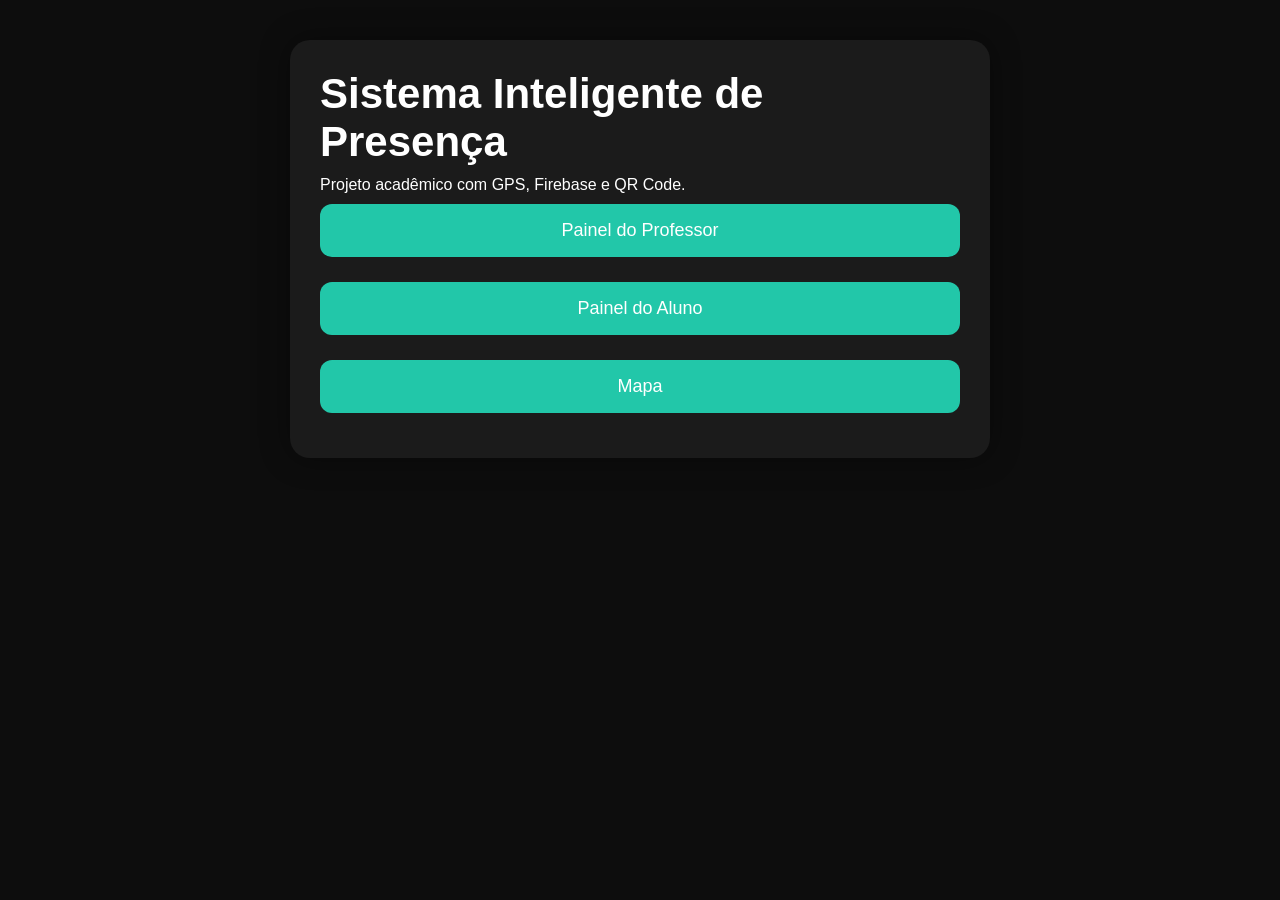
<file: unidade_3/index.html>
<!DOCTYPE html>
<html lang="pt-br">
<head>
    <meta charset="UTF-8">
    <meta name="viewport" content="width=device-width, initial-scale=1.0">
    <title>GeoPresenceAI</title>

    <link rel="stylesheet" href="style.css">
</head>
<body>

<div class="container">

    <h1>Sistema Inteligente de Presença</h1>

    <p>
        Projeto acadêmico com GPS, Firebase e QR Code.
    </p>

    <a href="professor.html">
        <button>Painel do Professor</button>
    </a>

    <a href="aluno.html">
        <button>Painel do Aluno</button>
    </a>

    <a href="mapa.html">
        <button>Mapa</button>
    </a>

</div>

</body>
</html>
</file>
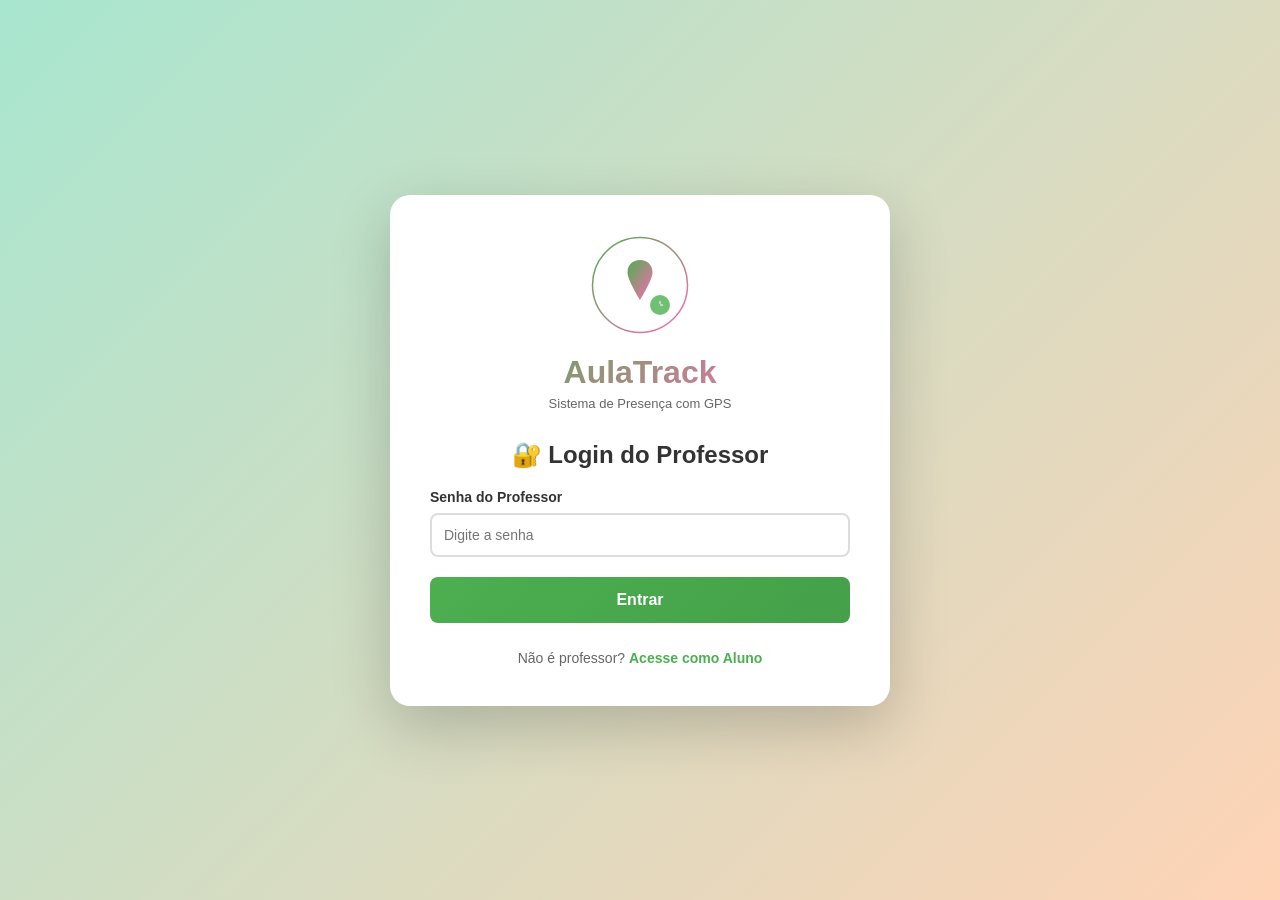
<file: unidade_3/prototipo_inicial/index.html>
<!DOCTYPE html>
<html lang="pt-BR">
<head>
    <meta charset="UTF-8">
    <meta name="viewport" content="width=device-width, initial-scale=1.0">
    <title>AulaTrack - Sistema de Presença</title>
    <style>
        * {
            margin: 0;
            padding: 0;
            box-sizing: border-box;
        }
        
        body {
            font-family: 'Segoe UI', Tahoma, Geneva, Verdana, sans-serif;
            background: linear-gradient(135deg, #a8e6cf 0%, #ffd3b6 100%);
            min-height: 100vh;
            display: flex;
            justify-content: center;
            align-items: center;
            padding: 20px;
        }
        
        .container {
            background: white;
            border-radius: 20px;
            box-shadow: 0 20px 60px rgba(0, 0, 0, 0.2);
            max-width: 500px;
            width: 100%;
            padding: 40px;
        }
        
        .logo {
            text-align: center;
            margin-bottom: 30px;
        }
        
        .logo svg {
            width: 100px;
            height: 100px;
            margin-bottom: 15px;
        }
        
        .logo h1 {
            color: #333;
            font-size: 32px;
            font-weight: 700;
            background: linear-gradient(135deg, #4CAF50 0%, #FF69B4 100%);
            -webkit-background-clip: text;
            -webkit-text-fill-color: transparent;
            background-clip: text;
            margin-bottom: 5px;
        }
        
        .logo p {
            color: #666;
            font-size: 13px;
        }
        
        .screen {
            display: none;
        }
        
        .screen.active {
            display: block;
        }
        
        h2 {
            color: #333;
            font-size: 24px;
            margin-bottom: 20px;
            text-align: center;
        }
        
        .form-group {
            margin-bottom: 20px;
        }
        
        label {
            display: block;
            color: #333;
            font-weight: 600;
            margin-bottom: 8px;
            font-size: 14px;
        }
        
        input[type='text'],
        input[type='password'],
        input[type='email'],
        input[type='time'],
        input[type='date'],
        select,
        textarea {
            width: 100%;
            padding: 12px;
            border: 2px solid #ddd;
            border-radius: 8px;
            font-size: 14px;
            transition: border-color 0.3s;
            font-family: inherit;
        }
        
        input:focus,
        select:focus,
        textarea:focus {
            outline: none;
            border-color: #4CAF50;
            box-shadow: 0 0 0 3px rgba(76, 175, 80, 0.1);
        }
        
        button {
            width: 100%;
            padding: 14px;
            border: none;
            border-radius: 8px;
            font-size: 16px;
            font-weight: 600;
            cursor: pointer;
            transition: all 0.3s;
            margin-bottom: 12px;
        }
        
        .btn-primary {
            background: linear-gradient(135deg, #4CAF50 0%, #45a049 100%);
            color: white;
        }
        
        .btn-primary:hover {
            transform: translateY(-2px);
            box-shadow: 0 10px 25px rgba(76, 175, 80, 0.3);
        }
        
        .btn-secondary {
            background: linear-gradient(135deg, #FF69B4 0%, #FF1493 100%);
            color: white;
        }
        
        .btn-secondary:hover {
            transform: translateY(-2px);
            box-shadow: 0 10px 25px rgba(255, 105, 180, 0.3);
        }
        
        .btn-danger {
            background: #dc3545;
            color: white;
        }
        
        .btn-danger:hover {
            background: #c82333;
        }
        
        .btn-small {
            padding: 8px 12px;
            font-size: 13px;
            width: auto;
            margin: 2px;
        }
        
        .link-switch {
            text-align: center;
            color: #666;
            font-size: 14px;
            margin-top: 15px;
        }
        
        .link-switch a {
            color: #4CAF50;
            cursor: pointer;
            text-decoration: none;
            font-weight: 600;
        }
        
        .link-switch a:hover {
            color: #FF69B4;
        }
        
        .error {
            background: #f8d7da;
            border: 1px solid #dc3545;
            color: #721c24;
            padding: 12px;
            border-radius: 8px;
            margin-bottom: 15px;
            font-size: 13px;
            display: none;
        }
        
        .success {
            background: #d4edda;
            border: 1px solid #28a745;
            color: #155724;
            padding: 12px;
            border-radius: 8px;
            margin-bottom: 15px;
            font-size: 13px;
            display: none;
        }
        
        .info-box {
            background: #e7f3ff;
            border-left: 4px solid #4CAF50;
            padding: 15px;
            margin-bottom: 20px;
            border-radius: 5px;
            font-size: 13px;
            color: #555;
        }
        
        .aula-link-box {
            background: #f0f8ff;
            border: 2px solid #4CAF50;
            padding: 15px;
            border-radius: 8px;
            margin: 20px 0;
        }
        
        .aula-link-box h4 {
            color: #333;
            margin-bottom: 10px;
        }
        
        .link-container {
            background: white;
            padding: 10px;
            border-radius: 5px;
            word-break: break-all;
            font-family: monospace;
            font-size: 12px;
            color: #666;
            margin-bottom: 10px;
            border: 1px solid #ddd;
        }
        
        .btn-copy {
            background: #667eea;
            color: white;
            width: 100%;
            padding: 10px;
            border: none;
            border-radius: 5px;
            cursor: pointer;
            font-size: 13px;
        }
        
        .btn-copy:hover {
            background: #5568d3;
        }
        
        .alunos-table {
            width: 100%;
            border-collapse: collapse;
            margin-top: 20px;
            font-size: 13px;
        }
        
        .alunos-table th {
            background: linear-gradient(135deg, #4CAF50 0%, #FF69B4 100%);
            color: white;
            padding: 12px;
            text-align: left;
        }
        
        .alunos-table td {
            padding: 10px;
            border-bottom: 1px solid #ddd;
        }
        
        .alunos-table tr:hover {
            background: #f9f9f9;
        }
        
        .status-presente {
            background: #d4edda;
            color: #155724;
            padding: 4px 8px;
            border-radius: 4px;
            font-weight: 600;
            font-size: 12px;
        }
        
        .status-ausente {
            background: #f8d7da;
            color: #721c24;
            padding: 4px 8px;
            border-radius: 4px;
            font-weight: 600;
            font-size: 12px;
        }
        
        .status-aguardando {
            background: #fff3cd;
            color: #856404;
            padding: 4px 8px;
            border-radius: 4px;
            font-weight: 600;
            font-size: 12px;
        }
        
        .header-prof {
            display: flex;
            justify-content: space-between;
            align-items: center;
            margin-bottom: 20px;
            padding-bottom: 15px;
            border-bottom: 2px solid #ddd;
        }
        
        .header-prof h2 {
            margin: 0;
            flex: 1;
            text-align: left;
            font-size: 20px;
        }
        
        .btn-logout {
            background: #dc3545;
            color: white;
            padding: 8px 15px;
            border: none;
            border-radius: 5px;
            cursor: pointer;
            font-size: 13px;
        }
        
        .btn-logout:hover {
            background: #c82333;
        }

        .aula-info {
            background: #e7f3ff;
            border-left: 4px solid #4CAF50;
            padding: 15px;
            margin-bottom: 20px;
            border-radius: 5px;
            font-size: 13px;
        }

        .aula-info p {
            margin-bottom: 5px;
        }
    </style>
</head>
<body>
    <div class="container">
        <!-- LOGO -->
        <div class="logo">
            <svg viewBox="0 0 200 200" xmlns="http://www.w3.org/2000/svg">
                <!-- Círculo de fundo -->
                <circle cx="100" cy="100" r="95" fill="none" stroke="url(#gradiente)" stroke-width="3"/>
                
                <!-- Gradiente -->
                <defs>
                    <linearGradient id="gradiente" x1="0%" y1="0%" x2="100%" y2="100%">
                        <stop offset="0%" style="stop-color:#4CAF50;stop-opacity:1" />
                        <stop offset="100%" style="stop-color:#FF69B4;stop-opacity:1" />
                    </linearGradient>
                </defs>
                
                <!-- Ícone de localização -->
                <path d="M 100 50 C 85 50 75 60 75 75 C 75 90 100 130 100 130 C 100 130 125 90 125 75 C 125 60 115 50 100 50 Z M 100 80 C 95 80 91 84 91 89 C 91 94 95 98 100 98 C 105 98 109 94 109 89 C 109 84 105 80 100 80 Z" fill="url(#gradiente)"/>
                
                <!-- Relógio -->
                <circle cx="140" cy="140" r="20" fill="#4CAF50" opacity="0.8"/>
                <line x1="140" y1="132" x2="140" y2="138" stroke="white" stroke-width="2"/>
                <line x1="140" y1="140" x2="146" y2="140" stroke="white" stroke-width="2"/>
            </svg>
            <h1>AulaTrack</h1>
            <p>Sistema de Presença com GPS</p>
        </div>

        <!-- TELA DE LOGIN DO PROFESSOR -->
        <div id="loginProfessor" class="screen active">
            <h2>🔐 Login do Professor</h2>
            <div class="error" id="erroProfessor"></div>
            
            <div class="form-group">
                <label for="senhaProfessor">Senha do Professor</label>
                <input type="password" id="senhaProfessor" placeholder="Digite a senha">
            </div>
            
            <button class="btn-primary" onclick="validarSenhaProfessor()">Entrar</button>
            
            <div class="link-switch">
                Não é professor? <a onclick="telaAluno()">Acesse como Aluno</a>
            </div>
        </div>

        <!-- TELA CADASTRO EMAIL PROFESSOR -->
        <div id="cadastroEmailProfessor" class="screen">
            <h2>📧 Cadastro do Professor</h2>
            <div class="error" id="erroCadastro"></div>
            <div class="info-box">
                Complete seu cadastro para acessar o sistema.
            </div>
            
            <div class="form-group">
                <label for="nomeProfessor">Nome Completo</label>
                <input type="text" id="nomeProfessor" placeholder="Seu nome">
            </div>
            
            <div class="form-group">
                <label for="emailProfessor">Email</label>
                <input type="email" id="emailProfessor" placeholder="seu@email.com">
            </div>
            
            <button class="btn-primary" onclick="salvarProfessor()">Continuar</button>
        </div>

        <!-- TELA DASHBOARD DO PROFESSOR -->
        <div id="dashboardProfessor" class="screen">
            <div class="header-prof">
                <h2>Dashboard</h2>
                <button class="btn-logout" onclick="logout()">Sair</button>
            </div>
            
            <div class="info-box">
                Bem-vindo, <strong id="nomeProfDisplay"></strong>!
            </div>
            
            <button class="btn-primary" onclick="mostrarTelaCriarAula()">+ CRIAR NOVA AULA</button>
            
            <div id="aulaAtiva" style="display: none;">
                <div class="aula-link-box">
                    <h4>📍 Aula Ativa</h4>
                    <p id="infoAulaAtiva"></p>
                    <div class="link-container" id="linkAula"></div>
                    <button class="btn-copy" onclick="copiarLink()">📋 Copiar Link</button>
                </div>
                
                <h3 style="margin-top: 20px; margin-bottom: 10px;">Presença dos Alunos</h3>
                <table class="alunos-table">
                    <thead>
                        <tr>
                            <th>Nome</th>
                            <th>RGM</th>
                            <th>Entrada</th>
                            <th>Saída</th>
                            <th>Status</th>
                        </tr>
                    </thead>
                    <tbody id="tabelaAlunos">
                    </tbody>
                </table>
                
                <button class="btn-danger" onclick="encerrarAula()" style="margin-top: 20px; width: 100%;">🛑 ENCERRAR AULA</button>
            </div>
            
            <div id="semAula" style="text-align: center; padding: 40px 0;">
                <p style="color: #999; font-size: 14px;">Nenhuma aula ativa</p>
            </div>
        </div>

        <!-- TELA CRIAR AULA -->
        <div id="criarAula" class="screen">
            <h2>➕ Criar Nova Aula</h2>
            <div class="error" id="erroCriarAula"></div>
            
            <div class="form-group">
                <label for="materia">Disciplina/Matéria</label>
                <input type="text" id="materia" placeholder="Ex: Engenharia de Prompt IA">
            </div>
            
            <div class="form-group">
                <label for="dataAula">Data da Aula</label>
                <input type="date" id="dataAula">
            </div>
            
            <div class="form-group">
                <label for="horaInicio">Hora de Início</label>
                <input type="time" id="horaInicio" value="19:00">
            </div>
            
            <div class="form-group">
                <label for="duracao">Duração da Aula</label>
                <input type="time" id="duracao" value="03:40">
            </div>
            
            <div class="form-group">
                <label for="intervalo">Intervalo (minutos)</label>
                <input type="number" id="intervalo" value="20">
            </div>
            
            <div class="form-group">
                <label for="raioProfessor">Raio Permitido (metros)</label>
                <input type="number" id="raioProfessor" value="50">
            </div>
            
            <div class="form-group">
                <label for="localAula">Local da Aula</label>
                <textarea id="localAula" rows="2" placeholder="Descrição do local, prédio, sala, etc.">SEPS 704/904 - Conjunto A, Asa Sul, Brasília - DF</textarea>
            </div>
            
            <div class="form-group">
                <label for="latitudeProfessor">Latitude</label>
                <input type="text" id="latitudeProfessor" value="-15.8026769" placeholder="-15.8026769">
            </div>
            
            <div class="form-group">
                <label for="longitudeProfessor">Longitude</label>
                <input type="text" id="longitudeProfessor" value="-47.8994031" placeholder="-47.8994031">
            </div>
            
            <button class="btn-primary" onclick="criarAula()">✅ CRIAR AULA</button>
            <button class="btn-secondary" onclick="voltarDashboard()" style="background: #ddd; color: #333;">Cancelar</button>
        </div>

        <!-- TELA DO ALUNO -->
        <div id="telaAluno" class="screen">
            <h2>📍 Chamada de Presença</h2>
            <div class="error" id="erroAluno"></div>
            <div class="success" id="sucessoAluno"></div>
            
            <div class="aula-info" id="infoAulaAluno" style="display: none;">
                <p><strong>Disciplina:</strong> <span id="materiaAluno"></span></p>
                <p><strong>Horário:</strong> <span id="horarioAluno"></span></p>
                <p><strong>Local:</strong> <span id="localAluno"></span></p>
                <p><strong>Horário Atual:</strong> <span id="horarioAtualAluno">--:--:--</span></p>
            </div>
            
            <div class="form-group">
                <label for="nomeAluno">Nome do Aluno *</label>
                <input type="text" id="nomeAluno" placeholder="Digite seu nome completo">
            </div>
            
            <div class="form-group">
                <label for="rgmAluno">RGM (Matrícula) *</label>
                <input type="text" id="rgmAluno" placeholder="Digite seu RGM">
            </div>
            
            <div style="display: grid; grid-template-columns: 1fr 1fr; gap: 10px;">
                <button class="btn-primary" onclick="registrarEntradaAluno()" style="background: #4CAF50;">✅ ENTRADA</button>
                <button class="btn-secondary" onclick="registrarSaidaAluno()" style="background: #FF69B4;">🚪 SAÍDA</button>
            </div>
            
            <button class="btn-secondary" onclick="voltarTelaAluno()" style="background: #ddd; color: #333; margin-top: 10px;">← Voltar</button>
        </div>

        <!-- TELA CONFIRMAÇÃO PRESENÇA -->
        <div id="confirmacaoPresenca" class="screen">
            <div style="text-align: center; padding: 40px 20px;">
                <svg width="80" height="80" viewBox="0 0 80 80" xmlns="http://www.w3.org/2000/svg" style="margin-bottom: 20px;">
                    <circle cx="40" cy="40" r="38" fill="none" stroke="#4CAF50" stroke-width="2"/>
                    <path d="M 20 40 L 35 55 L 60 25" stroke="#4CAF50" stroke-width="3" fill="none" stroke-linecap="round" stroke-linejoin="round"/>
                </svg>
                
                <h2>✅ PRESENÇA CONFIRMADA!</h2>
                <p style="color: #666; font-size: 14px; margin-bottom: 20px;">
                    Sua presença na aula foi registrada com sucesso.
                </p>
                
                <div class="info-box" id="detalhesConfirmacao"></div>
                
                <button class="btn-primary" onclick="novaPresenca()">➕ Registrar Outra Presença</button>
            </div>
        </div>
    </div>

    <script>
        // Dados globais
        let professor = JSON.parse(localStorage.getItem('professor')) || null;
        let aulaAtiva = JSON.parse(localStorage.getItem('aulaAtiva')) || null;
        let presencas = JSON.parse(localStorage.getItem('presencas')) || {};
        let parametrosAula = JSON.parse(localStorage.getItem('parametrosAula')) || {};
        const SENHA_PADRAO = 'aulatrack';
        
        // Atualizar horário em tempo real (Aluno)
        setInterval(() => {
            const agora = new Date();
            const h = String(agora.getHours()).padStart(2, '0');
            const m = String(agora.getMinutes()).padStart(2, '0');
            const s = String(agora.getSeconds()).padStart(2, '0');
            const el = document.getElementById('horarioAtualAluno');
            if (el) el.textContent = `${h}:${m}:${s}`;
        }, 1000);
        
        // ============ PROFESSOR ============
        function validarSenhaProfessor() {
            const senha = document.getElementById('senhaProfessor').value;
            if (senha === SENHA_PADRAO) {
                if (professor && professor.email) {
                    mostrarTela('dashboardProfessor');
                    atualizarDashboard();
                } else {
                    mostrarTela('cadastroEmailProfessor');
                }
            } else {
                mostrarErro('erroProfessor', 'Senha incorreta!');
            }
        }
        
        function salvarProfessor() {
            const nome = document.getElementById('nomeProfessor').value.trim();
            const email = document.getElementById('emailProfessor').value.trim();
            
            if (!nome || !email) {
                mostrarErro('erroCadastro', 'Preencha todos os campos!');
                return;
            }
            
            professor = { nome, email };
            localStorage.setItem('professor', JSON.stringify(professor));
            document.getElementById('nomeProfDisplay').textContent = nome;
            mostrarTela('dashboardProfessor');
            atualizarDashboard();
        }
        
        function mostrarTelaCriarAula() {
            const hoje = new Date().toISOString().split('T')[0];
            document.getElementById('dataAula').value = hoje;
            mostrarTela('criarAula');
        }
        
        function criarAula() {
            const materia = document.getElementById('materia').value.trim();
            const dataAula = document.getElementById('dataAula').value;
            const horaInicio = document.getElementById('horaInicio').value;
            const duracao = document.getElementById('duracao').value;
            const intervalo = parseInt(document.getElementById('intervalo').value);
            const raio = parseInt(document.getElementById('raioProfessor').value);
            const local = document.getElementById('localAula').value.trim();
            const lat = parseFloat(document.getElementById('latitudeProfessor').value);
            const lon = parseFloat(document.getElementById('longitudeProfessor').value);
            
            if (!materia || !dataAula || !horaInicio) {
                mostrarErro('erroCriarAula', 'Preencha todos os campos obrigatórios!');
                return;
            }
            
            const aulaId = Date.now().toString();
            const linkAula = `${window.location.origin}${window.location.pathname}?aula=${aulaId}`;
            
            aulaAtiva = {
                id: aulaId,
                materia,
                dataAula,
                horaInicio,
                duracao,
                intervalo,
                raio,
                local,
                latitude: lat,
                longitude: lon,
                link: linkAula,
                criada: new Date().toLocaleString('pt-BR')
            };
            
            parametrosAula = {
                materia,
                horaInicio,
                duracao,
                intervalo,
                raio,
                local,
                latitude: lat,
                longitude: lon,
                dataAula
            };
            
            localStorage.setItem('aulaAtiva', JSON.stringify(aulaAtiva));
            localStorage.setItem('parametrosAula', JSON.stringify(parametrosAula));
            presencas = {};
            localStorage.setItem('presencas', JSON.stringify(presencas));
            
            mostrarTela('dashboardProfessor');
            atualizarDashboard();
        }
        
        function atualizarDashboard() {
            if (!professor) return;
            
            document.getElementById('nomeProfDisplay').textContent = professor.nome;
            
            if (aulaAtiva && aulaAtiva.id) {
                document.getElementById('semAula').style.display = 'none';
                document.getElementById('aulaAtiva').style.display = 'block';
                
                const [h, m] = aulaAtiva.horaInicio.split(':');
                const [dh, dm] = aulaAtiva.duracao.split(':');
                const horaFim = new Date(0, 0, 0, parseInt(h) + parseInt(dh), parseInt(m) + parseInt(dm)).toLocaleTimeString('pt-BR', {hour: '2-digit', minute: '2-digit'});
                
                document.getElementById('infoAulaAtiva').innerHTML = `
                    <strong>${aulaAtiva.materia}</strong><br>
                    📅 ${new Date(aulaAtiva.dataAula).toLocaleDateString('pt-BR')}<br>
                    ⏰ ${aulaAtiva.horaInicio} até ${horaFim}
                `;
                
                document.getElementById('linkAula').textContent = aulaAtiva.link;
                atualizarTabelaAlunos();
            } else {
                document.getElementById('semAula').style.display = 'block';
                document.getElementById('aulaAtiva').style.display = 'none';
            }
        }
        
        function atualizarTabelaAlunos() {
            const tbody = document.getElementById('tabelaAlunos');
            tbody.innerHTML = '';
            
            if (Object.keys(presencas).length === 0) {
                tbody.innerHTML = '<tr><td colspan="5" style="text-align: center; color: #999;">Nenhum aluno registrado ainda</td></tr>';
                return;
            }
            
            for (let key in presencas) {
                const p = presencas[key];
                let status = '⏳ Aguardando';
                let statusClass = 'status-aguardando';
                
                if (p.entrada && p.saida) {
                    status = '✅ Presente';
                    statusClass = 'status-presente';
                } else if (!p.entrada) {
                    status = '❌ Ausente';
                    statusClass = 'status-ausente';
                }
                
                const row = `
                    <tr>
                        <td>${p.nome}</td>
                        <td>${p.rgm}</td>
                        <td>${p.entrada || '-'}</td>
                        <td>${p.saida || '-'}</td>
                        <td><span class="${statusClass}">${status}</span></td>
                    </tr>
                `;
                tbody.innerHTML += row;
            }
        }
        
        function copiarLink() {
            const link = document.getElementById('linkAula').textContent;
            navigator.clipboard.writeText(link).then(() => {
                alert('✅ Link copiado com sucesso!');
            });
        }
        
        function encerrarAula() {
            if (!confirm('Tem certeza que deseja encerrar a aula?')) return;
            
            // Calcular 70% da duração
            const [dh, dm] = aulaAtiva.duracao.split(':');
            const minutosDuracao = parseInt(dh) * 60 + parseInt(dm);
            const minutos70 = Math.round(minutosDuracao * 0.7);
            
            // Verificar presença (com intervalo)
            let mensagemConfirmacao = 'Confirmação de Presença enviada aos alunos:\n\n';
            let presentes = 0;
            
            for (let key in presencas) {
                const p = presencas[key];
                
                if (p.entrada && p.saida) {
                    // Calcular tempo presente
                    const [eh, em] = p.entrada.split(':');
                    const [sh, sm] = p.saida.split(':');
                    const entradaMin = parseInt(eh) * 60 + parseInt(em);
                    const saidaMin = parseInt(sh) * 60 + parseInt(sm);
                    const tempoPresente = saidaMin - entradaMin - aulaAtiva.intervalo;
                    
                    if (tempoPresente >= minutos70) {
                        mensagemConfirmacao += `✅ ${p.nome}\n`;
                        presentes++;
                    }
                }
            }
            
            localStorage.removeItem('aulaAtiva');
            localStorage.removeItem('parametrosAula');
            aulaAtiva = null;
            
            alert(mensagemConfirmacao);
            mostrarTela('dashboardProfessor');
            atualizarDashboard();
        }
        
        function voltarDashboard() {
            mostrarTela('dashboardProfessor');
        }
        
        function logout() {
            if (confirm('Tem certeza que deseja sair?')) {
                professor = null;
                document.getElementById('senhaProfessor').value = '';
                mostrarTela('loginProfessor');
            }
        }
        
        // ============ ALUNO ============
        function telaAluno() {
            const params = new URLSearchParams(window.location.search);
            const aulaId = params.get('aula');
            
            if (!aulaId || !aulaAtiva || aulaAtiva.id !== aulaId) {
                mostrarErro('erroAluno', 'Link inválido ou aula expirada!');
                return;
            }
            
            document.getElementById('materiaAluno').textContent = aulaAtiva.materia;
            const [h, m] = aulaAtiva.horaInicio.split(':');
            const [dh, dm] = aulaAtiva.duracao.split(':');
            const horaFim = new Date(0, 0, 0, parseInt(h) + parseInt(dh), parseInt(m) + parseInt(dm)).toLocaleTimeString('pt-BR', {hour: '2-digit', minute: '2-digit'});
            document.getElementById('horarioAluno').textContent = `${aulaAtiva.horaInicio} até ${horaFim}`;
            document.getElementById('localAluno').textContent = aulaAtiva.local;
            document.getElementById('infoAulaAluno').style.display = 'block';
            
            mostrarTela('telaAluno');
        }
        
        function registrarEntradaAluno() {
            const nome = document.getElementById('nomeAluno').value.trim();
            const rgm = document.getElementById('rgmAluno').value.trim();
            
            if (!nome || !rgm) {
                mostrarErro('erroAluno', 'Preencha todos os campos!');
                return;
            }
            
            const agora = new Date();
            const h = String(agora.getHours()).padStart(2, '0');
            const m = String(agora.getMinutes()).padStart(2, '0');
            const s = String(agora.getSeconds()).padStart(2, '0');
            const horaAtual = `${h}:${m}:${s}`;
            
            navigator.geolocation.getCurrentPosition(
                (position) => {
                    const distancia = calcularDistancia(
                        aulaAtiva.latitude,
                        aulaAtiva.longitude,
                        position.coords.latitude,
                        position.coords.longitude
                    );
                    
                    if (distancia > aulaAtiva.raio) {
                        mostrarErro('erroAluno', `Você está a ${distancia.toFixed(1)}m de distância. Máximo permitido: ${aulaAtiva.raio}m`);
                        return;
                    }
                    
                    const key = `${nome}-${rgm}`;
                    if (!presencas[key]) {
                        presencas[key] = { nome, rgm, entrada: null, saida: null };
                    }
                    presencas[key].entrada = horaAtual;
                    localStorage.setItem('presencas', JSON.stringify(presencas));
                    
                    mostrarConfirmacao(`Entrada registrada às ${horaAtual}`);
                },
                () => {
                    mostrarErro('erroAluno', 'Erro ao acessar GPS. Verifique as permissões.');
                }
            );
        }
        
        function registrarSaidaAluno() {
            const nome = document.getElementById('nomeAluno').value.trim();
            const rgm = document.getElementById('rgmAluno').value.trim();
            
            if (!nome || !rgm) {
                mostrarErro('erroAluno', 'Preencha todos os campos!');
                return;
            }
            
            const agora = new Date();
            const h = String(agora.getHours()).padStart(2, '0');
            const m = String(agora.getMinutes()).padStart(2, '0');
            const s = String(agora.getSeconds()).padStart(2, '0');
            const horaAtual = `${h}:${m}:${s}`;
            
            navigator.geolocation.getCurrentPosition(
                () => {
                    const key = `${nome}-${rgm}`;
                    if (!presencas[key]) {
                        presencas[key] = { nome, rgm, entrada: null, saida: null };
                    }
                    presencas[key].saida = horaAtual;
                    localStorage.setItem('presencas', JSON.stringify(presencas));
                    
                    mostrarConfirmacao(`Saída registrada às ${horaAtual}`);
                },
                () => {
                    mostrarErro('erroAluno', 'Erro ao acessar GPS.');
                }
            );
        }
        
        function mostrarConfirmacao(mensagem) {
            document.getElementById('detalhesConfirmacao').innerHTML = `<p>${mensagem}</p>`;
            mostrarTela('confirmacaoPresenca');
        }
        
        function novaPresenca() {
            document.getElementById('nomeAluno').value = '';
            document.getElementById('rgmAluno').value = '';
            mostrarTela('telaAluno');
        }
        
        function voltarTelaAluno() {
            mostrarTela('loginProfessor');
        }
        
        // ============ UTILITÁRIOS ============
        function calcularDistancia(lat1, lon1, lat2, lon2) {
            const R = 6371000;
            const dLat = (lat2 - lat1) * Math.PI / 180;
            const dLon = (lon2 - lon1) * Math.PI / 180;
            const a = Math.sin(dLat / 2) * Math.sin(dLat / 2) +
                      Math.cos(lat1 * Math.PI / 180) * Math.cos(lat2 * Math.PI / 180) *
                      Math.sin(dLon / 2) * Math.sin(dLon / 2);
            const c = 2 * Math.atan2(Math.sqrt(a), Math.sqrt(1 - a));
            return R * c;
        }
        
        function mostrarTela(telaId) {
            document.querySelectorAll('.screen').forEach(screen => {
                screen.classList.remove('active');
            });
            document.getElementById(telaId).classList.add('active');
        }
        
        function mostrarErro(elementoId, mensagem) {
            const el = document.getElementById(elementoId);
            el.textContent = mensagem;
            el.style.display = 'block';
            setTimeout(() => {
                el.style.display = 'none';
            }, 5000);
        }
        
        // Verificar se é acesso por link de aula
        window.addEventListener('load', () => {
            const params = new URLSearchParams(window.location.search);
            const aulaId = params.get('aula');
            
            if (aulaId) {
                telaAluno();
            } else if (professor && professor.email) {
                mostrarTela('dashboardProfessor');
                atualizarDashboard();
            }
        });
    </script>
</body>
</html>
</file>
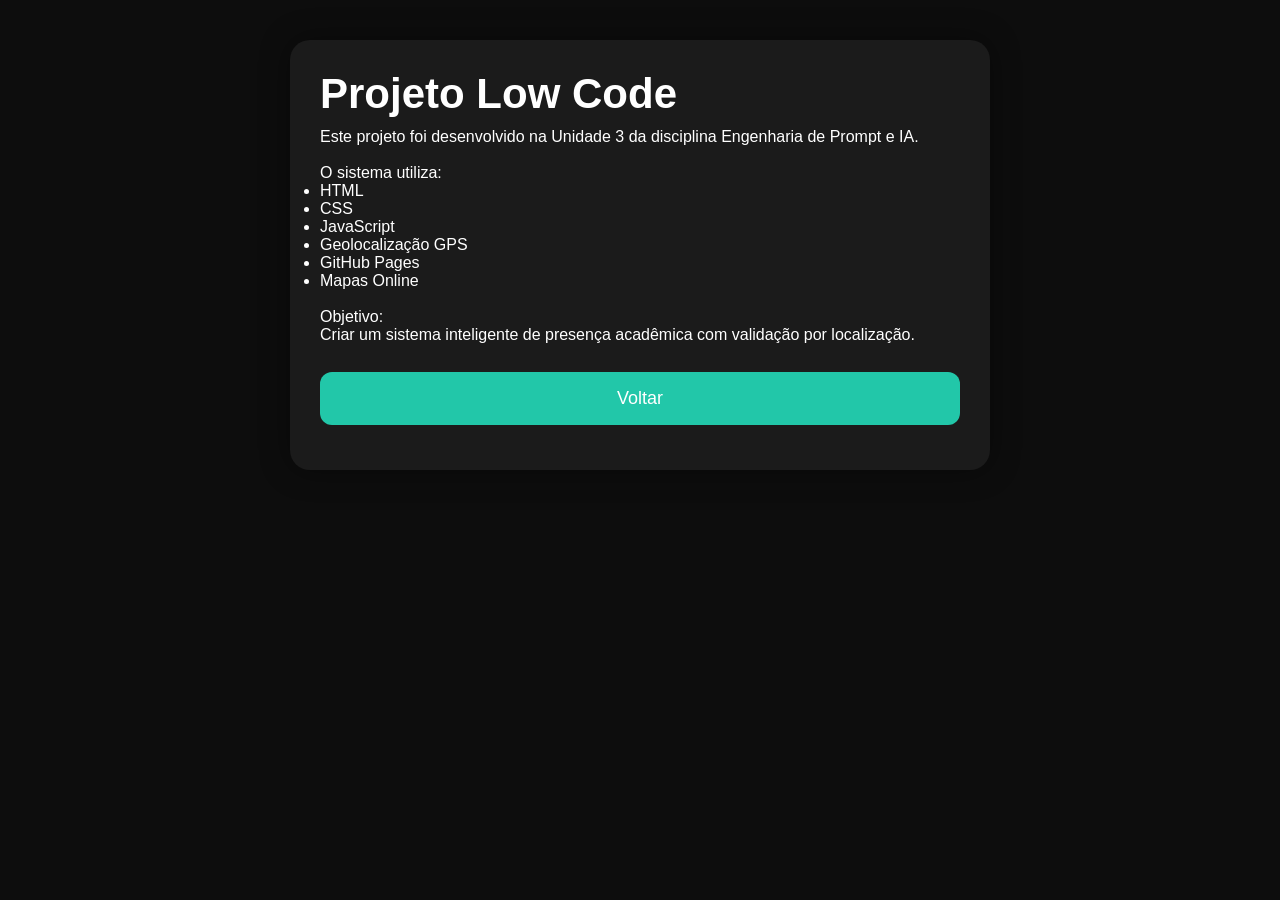
<file: unidade_3/lowcode.html>
<!DOCTYPE html>
<html lang="pt-br">

<head>

<meta charset="UTF-8">

<meta name="viewport"
content="width=device-width, initial-scale=1.0">

<title>Sobre o Projeto</title>

<link rel="stylesheet" href="style.css">

</head>

<body>

<div class="container">

<h1>Projeto Low Code</h1>

<p>

Este projeto foi desenvolvido
na Unidade 3 da disciplina
Engenharia de Prompt e IA.

</p>

<br>

<p>

O sistema utiliza:

</p>

<ul>

<li>HTML</li>

<li>CSS</li>

<li>JavaScript</li>

<li>Geolocalização GPS</li>

<li>GitHub Pages</li>

<li>Mapas Online</li>

</ul>

<br>

<p>

Objetivo:

</p>

<p>

Criar um sistema inteligente
de presença acadêmica
com validação por localização.

</p>

<br>

<a href="index.html">

<button>

Voltar

</button>

</a>

</div>

</body>
</html>
</file>
<file: unidade_3/style.css>
*{
    margin:0;
    padding:0;
    box-sizing:border-box;
    font-family:Arial, Helvetica, sans-serif;
}

body{
    background:#0d0d0d;
    color:white;
    min-height:100vh;
    display:flex;
    justify-content:center;
    align-items:flex-start;
    padding:40px 20px;
}

.container{
    width:100%;
    max-width:700px;
    background:#1b1b1b;
    border-radius:20px;
    padding:30px;
    box-shadow:0 0 30px rgba(0,0,0,0.4);
}

h1{
    font-size:42px;
    margin-bottom:10px;
}

h2{
    margin-top:30px;
    margin-bottom:20px;
    font-size:28px;
}

.subtitulo{
    color:#bdbdbd;
    margin-bottom:30px;
}

input{
    width:100%;
    padding:16px;
    border:none;
    border-radius:12px;
    margin-bottom:15px;
    background:#2a2a2a;
    color:white;
    font-size:16px;
}

button{
    width:100%;
    padding:16px;
    border:none;
    border-radius:12px;
    background:#22c7a9;
    color:white;
    font-size:18px;
    cursor:pointer;
    transition:0.3s;
    margin-bottom:15px;
}

button:hover{
    opacity:0.85;
}

a{
    display:block;
    text-decoration:none;
    color:#22c7a9;
    margin-top:10px;
    font-weight:bold;
}

#dadosLocalizacao{
    margin-top:20px;
    color:#d6d6d6;
    line-height:1.8;
}

.cardAluno{
    background:#2a2a2a;
    border-radius:16px;
    padding:20px;
    margin-bottom:15px;
    border-left:6px solid #22c7a9;
}

.cardAluno h3{
    margin-bottom:10px;
    font-size:22px;
}

.cardAluno p{
    margin-top:6px;
    color:#d7d7d7;
}

.info{
    background:#232323;
    padding:15px;
    border-radius:12px;
    margin-top:20px;
}

.sucesso{
    background:#143d35;
    color:#65ffcf;
    padding:15px;
    border-radius:12px;
    margin-top:20px;
}

.erro{
    background:#4a1f1f;
    color:#ff9090;
    padding:15px;
    border-radius:12px;
    margin-top:20px;
}

@media(max-width:768px){

    h1{
        font-size:32px;
    }

    .container{
        padding:20px;
    }
.logoTopo{

    text-align:center;

    margin-bottom:25px;

}

.logoCircle{

    width:90px;

    height:90px;

    border-radius:50%;

    background:linear-gradient(
        135deg,
        #31c7b7,
        #5f7cff
    );

    display:flex;

    align-items:center;

    justify-content:center;

    font-size:40px;

    margin:auto;

    margin-bottom:15px;

    box-shadow:0 0 25px rgba(49,199,183,0.3);

}

.logoTopo h1{

    font-size:38px;

    margin-bottom:5px;

    color:white;

}

.logoTopo p{

    color:#999;

    font-size:14px;

}
    .logoTopo h1{

    margin-top:10px;

}
    .btnEncerrar{

    width:100%;

    background:#ff3b5c;

    margin-top:15px;

}

.btnEncerrar:hover{

    background:#ff2448;

}

button#btnSair{

    width:100%;

    background:#ff4d4d !important;

    margin-top:15px;

}

button#btnSair:hover{

    background:#ff1f1f !important;

}

select{

    width:100%;

    padding:15px;

    margin-bottom:15px;

    border:none;

    border-radius:10px;

    background:#2b2b2b;

    color:white;

    font-size:16px;

}
</file>
